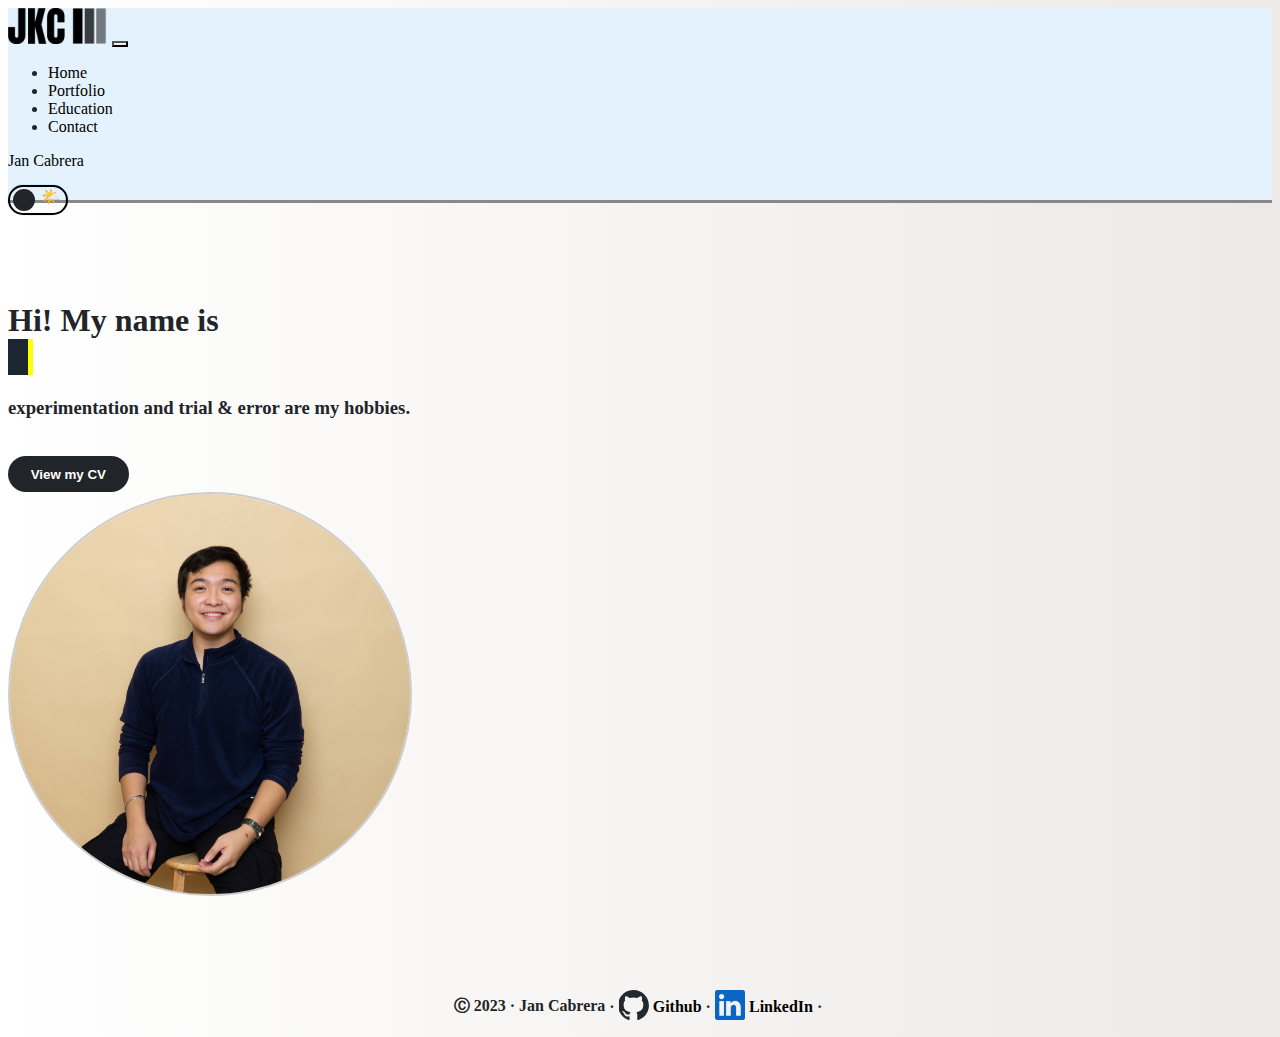
<file: index.html>
<!DOCTYPE html>

<html lang="en">
    <head>
        <meta charset="utf-8">
        <meta http-equiv="Permissions-Policy" content="interest-cohort=()"/>
        <meta name="viewport" content="width=device-width, initial-scale=1.0">
        <link href="https://cdn.jsdelivr.net/npm/bootstrap@5.3.0/dist/css/bootstrap.min.css" rel="stylesheet" integrity="sha384-9ndCyUaIbzAi2FUVXJi0CjmCapSmO7SnpJef0486qhLnuZ2cdeRhO02iuK6FUUVM" crossorigin="anonymous">
        <script src="https://cdn.jsdelivr.net/npm/bootstrap@5.3.0/dist/js/bootstrap.bundle.min.js" integrity="sha384-geWF76RCwLtnZ8qwWowPQNguL3RmwHVBC9FhGdlKrxdiJJigb/j/68SIy3Te4Bkz" crossorigin="anonymous"></script>
        <script src="app.js"></script>
        <link href="styles.css" rel="stylesheet">
        <title>Jan Cabrera</title>
    </head>
    <body class="lightmode g-0 scrollable">
      <div class="container-fluid" id="nav" style="background-color: #e3f2fd" data-bs-theme="light">
        <div class="row">
          <div class="col-lg-11 col-md-11 col-10">
          <nav class="navbar navbar-expand-lg sticky-top" id="navBar">
              <div class="container-fluid">
                <a class="navbar-brand" href="#"><img src="img/logo-no-background.png" id="logo" width="100" alt="jkc-logo-for-website"></a>
              <button class="navbar-toggler" id="toggler1" type="button" onclick="showNav()">
                <span class="navbar-toggler-icon" id="togglericon"></span>
                </button>
                  <ul class="navbar-nav me-auto mb-2 mb-lg-0" id="navlist">
                    <li class="nav-item">
                      <a class="nav-link active" aria-current="page" href="#">Home</a>
                    </li>
                    <li class="nav-item">
                      <a class="nav-link" href="portfolio.html">Portfolio</a>
                    </li>
                    <li class="nav-item">
                      <a class="nav-link" href="educ.html">Education</a>
                    </li>
                    <li class="nav-item">
                      <a class="nav-link" href="contact.html">Contact</a>
                    </li>
                  </ul>
                  <span class="navbar-text" id="cs50">
                    Jan Cabrera
                  </span>
              </div>
              </nav>
            </div>
          <div class="col-lg-1 col-md-1 col-2 g-0">
                <label class="switch">
                <input type="checkbox" id="slider" onClick="changeBg()">
                <span class="slider round flip" id="slide"><span class="lightbg" id="som"></span></span>
              </label>
          </div>
        </div>
      </div>
      <section id="content">
          <div class="container-fluid" id="intro">
            <div class="row">
              <div id="filler" class="col-1"></div>
              <div class="col-lg-6 col-12 p-5">
                <h1 class="display-2">Hi! My name is<br><span id="name" class="writelightbg"></span></h1>
                <h3>experimentation and trial & error are my hobbies.</h3><br>
                <form action="" target="_blank">
                <button id="indexbutton" class="indexbutton">View my CV</button>
                </form>
              </div>
              <div class="col-lg-5 col-12" id="mypic"><img id="photo" src="img/photo.jpg" alt="jan-cabrera-photo"></div>
            </div>
          </div>
      </section>
      <footer>
      <h4 class="copyright">Ⓒ 2023 · Jan Cabrera</h4><h4 class="copyright">&nbsp;·&nbsp;</h4><a href="https://github.com/ravensilk" target="_blank"><img id="github" src="img/github-mark.svg" alt="github-logo"></a>
      <a href="https://github.com/ravensilk" target="_blank"><h4>&nbsp;Github</h4></a><h4>&nbsp;·&nbsp;</h4>
      <a href="https://www.linkedin.com/in/jan-kristopher-cabrera-41891611a/" target="_blank"><img id="linkedin" src="img/blue-linkedin.png" alt="linkedin-logo"></a><a href="https://linkedin.com/in/jkcabrera" target="_blank"><h4>&nbsp;LinkedIn</h4></a><h4 class="copyright">&nbsp;·&nbsp;</h4>
      </footer>
      <div class="overlay" id="navbarOverlay">
        <div class="overlay-content">
          <a class="navl" href="#">Home</a>
          <a class="navl" href="portfolio.html">Portfolio</a>
          <a class="navl" href="educ.html">Education</a>
          <a class="navl" href="contact.html">Contact</a>
        </div>
      </div>
    </body>
</html>
</file>
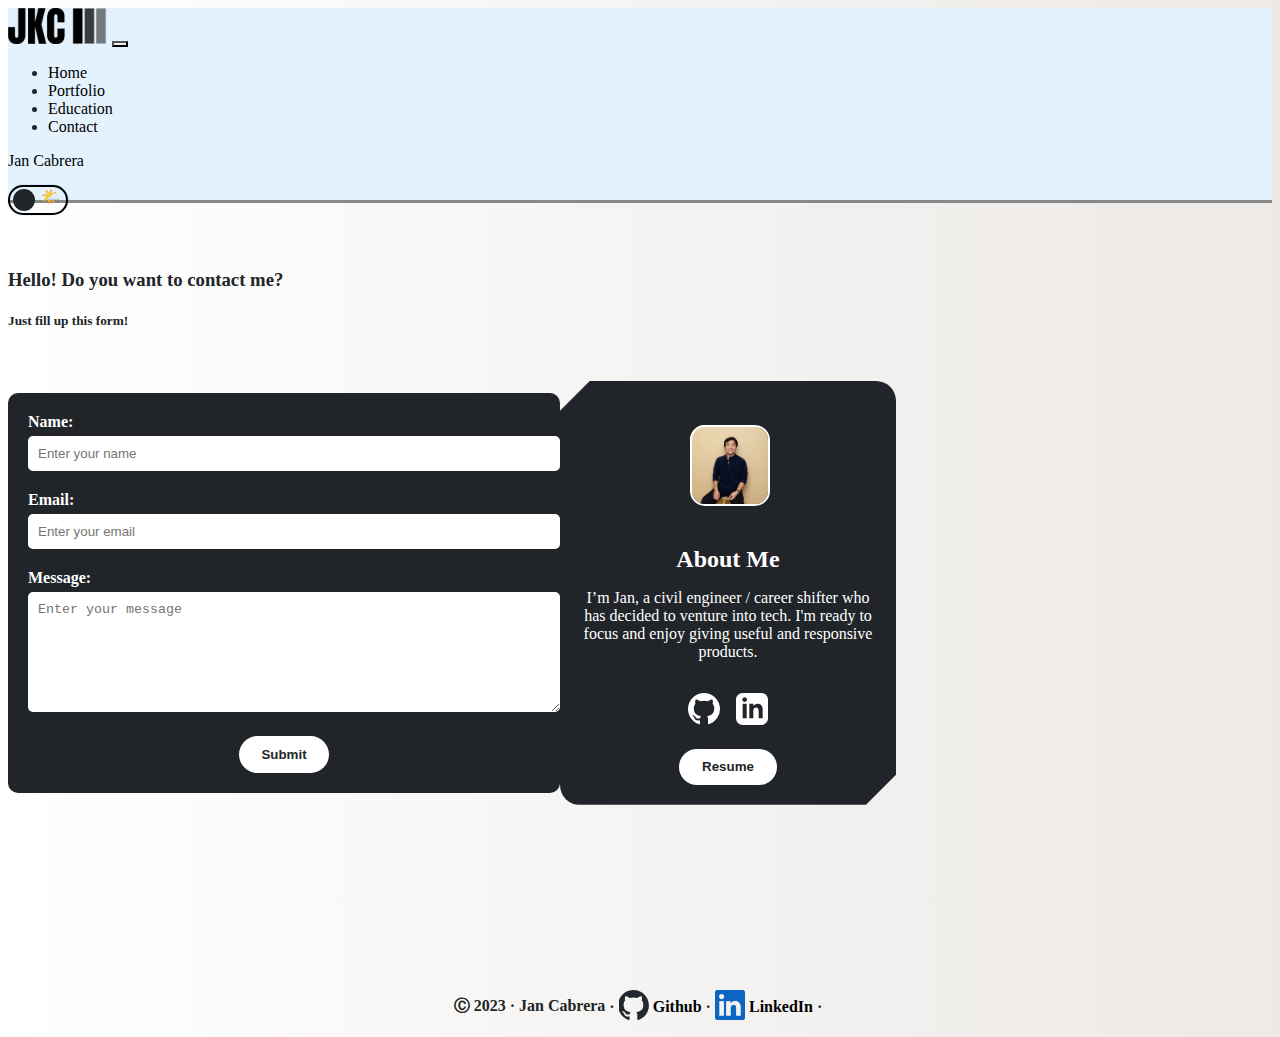
<file: contact.html>
<!DOCTYPE html>

<html lang="en">
    <head>
      <meta charset="utf-8">
      <meta http-equiv="Permissions-Policy" content="interest-cohort=()"/>
        <meta name="viewport" content="width=device-width, initial-scale=1.0">
        <link href="https://cdn.jsdelivr.net/npm/bootstrap@5.2.3/dist/css/bootstrap.min.css" rel="stylesheet" integrity="sha384-rbsA2VBKQhggwzxH7pPCaAqO46MgnOM80zW1RWuH61DGLwZJEdK2Kadq2F9CUG65" crossorigin="anonymous">
        <script src="https://cdn.jsdelivr.net/npm/bootstrap@5.2.3/dist/js/bootstrap.bundle.min.js" integrity="sha384-kenU1KFdBIe4zVF0s0G1M5b4hcpxyD9F7jL+jjXkk+Q2h455rYXK/7HAuoJl+0I4" crossorigin="anonymous"></script>
        <script src="app.js"></script>
        <link href="styles.css" rel="stylesheet">
        <title>Jan Cabrera</title>
    </head>
    <body class="lightmode g-0 scrollable">
      <div class="container-fluid" id="nav" style="background-color: #e3f2fd" data-bs-theme="light">
        <div class="row">
          <div class="col-lg-11 col-md-11 col-10">
          <nav class="navbar navbar-expand-lg sticky-top" id="navBar">
              <div class="container-fluid">
                <a class="navbar-brand" href="#"><img src="img/logo-no-background.png" id="logo" width="100" alt="jkc-logo-for-website"></a>
              <button class="navbar-toggler" id="toggler1" type="button" onclick="showNav()">
                <span class="navbar-toggler-icon"></span>
                </button>
                  <ul class="navbar-nav me-auto mb-2 mb-lg-0" id="navlist">
                    <li class="nav-item">
                      <a class="nav-link active" aria-current="page" href="index.html">Home</a>
                    </li>
                    <li class="nav-item">
                      <a class="nav-link" href="portfolio.html">Portfolio</a>
                    </li>
                    <li class="nav-item">
                      <a class="nav-link" href="educ.html">Education</a>
                    </li>
                    <li class="nav-item">
                      <a class="nav-link" href="contact.html">Contact</a>
                    </li>
                  </ul>
                  <span class="navbar-text" id="cs50">
                    Jan Cabrera
                  </span>
              </div>
              </nav>
            </div>
          <div class="col-lg-1 col-md-1 col-2 g-0">
                <label class="switch">
                <input type="checkbox" id="slider" onClick="changeBg()">
                <span class="slider round flip" id="slide"><span class="lightbg" id="som"></span></span>
              </label>
          </div>
        </div>
      </div>
      <section id="contact">
        <div class="container-fluid">
          <div class="row" id="formpadding">
            <div class="col d-flex flex-column align-items-center justify-content-center"><h3 class="display-5">Hello! Do you want to contact me?</h3><h5>Just fill up this form!</h5></div>
          </div>
          <div class="row d-flex" id="coloredform">
              <div class="col-lg-6 col-12" id="formdiv">
                <form class="colorful-form" id="colorform" action="mailto:jankristopherclaviocabrera@gmail.com" method="post">
                    <div class="form-group">
                      <label class="form-label light formlabel" for="nameid">Name:</label>
                      <input required="" placeholder="Enter your name" id="nameid" class="form-input light" type="text">
                    </div>
                    <div class="form-group">
                      <label class="form-label light formlabel" for="email">Email:</label>
                      <input required="" placeholder="Enter your email" class="form-input light" name="email" id="email" type="email">
                    </div>
                    <div class="form-group">
                      <label class="form-label light formlabel" for="message">Message:</label>
                      <textarea required="" placeholder="Enter your message" class="form-input light" name="message" id="message"></textarea>
                    </div>
                    <button id="formsubmit" class="form-button" type="submit">Submit</button>
                </form>
              </div>
              <div class="col-lg-6 col-12 d-flex justify-content-center">
                <div class="card" id="namecard">
                  <div class="img"><img id="nameimg" class="img" src="img/photo.jpg" alt="jan-cabrera-photo"></div>
                    <span class="formtext">About Me</span>
                    <p class="info formtext">I’m Jan, a civil engineer / career shifter who has decided to venture into tech. I'm ready to focus and enjoy giving useful and responsive products. </p>
                    <div class="share">
                      <a href="https://github.com/ravensilk" target="_blank"><svg xmlns="http://www.w3.org/2000/svg" width="32" height="32" fill="white" class="sharebutton bi bi-github" viewBox="0 0 16 16">
                      <path d="M8 0C3.58 0 0 3.58 0 8c0 3.54 2.29 6.53 5.47 7.59.4.07.55-.17.55-.38 0-.19-.01-.82-.01-1.49-2.01.37-2.53-.49-2.69-.94-.09-.23-.48-.94-.82-1.13-.28-.15-.68-.52-.01-.53.63-.01 1.08.58 1.23.82.72 1.21 1.87.87 2.33.66.07-.52.28-.87.51-1.07-1.78-.2-3.64-.89-3.64-3.95 0-.87.31-1.59.82-2.15-.08-.2-.36-1.02.08-2.12 0 0 .67-.21 2.2.82.64-.18 1.32-.27 2-.27.68 0 1.36.09 2 .27 1.53-1.04 2.2-.82 2.2-.82.44 1.1.16 1.92.08 2.12.51.56.82 1.27.82 2.15 0 3.07-1.87 3.75-3.65 3.95.29.25.54.73.54 1.48 0 1.07-.01 1.93-.01 2.2 0 .21.15.46.55.38A8.012 8.012 0 0 0 16 8c0-4.42-3.58-8-8-8z"></path>
                      </svg></a>
                      <a href="https://linkedin.com/in/jkcabrera" target="_blank"><svg xmlns="http://www.w3.org/2000/svg" width="32" height="32" fill="white" class="sharebutton" viewBox="0 0 24 24"><path d="M19 0h-14c-2.761 0-5 2.239-5 5v14c0 2.761 2.239 5 5 5h14c2.762 0 5-2.239 5-5v-14c0-2.761-2.238-5-5-5zm-11 19h-3v-11h3v11zm-1.5-12.268c-.966 0-1.75-.79-1.75-1.764s.784-1.764 1.75-1.764 1.75.79 1.75 1.764-.783 1.764-1.75 1.764zm13.5 12.268h-3v-5.604c0-3.368-4-3.113-4 0v5.604h-3v-11h3v1.765c1.396-2.586 7-2.777 7 2.476v6.759z"/></svg></a>
                    </div>
                    <form style="margin: 20px 0 20px 0;" action="" target="_blank">
                    <button id="resumebutton">Resume</button>
                    </form>
                </div>
              </div>
          </div>  
        </div>
      </section>
      <footer>
        <h4 class="copyright">Ⓒ 2023 · Jan Cabrera</h4><h4 class="copyright">&nbsp;·&nbsp;</h4><a href="https://github.com/ravensilk" target="_blank"><img id="github" src="img/github-mark.svg" alt="github-logo"></a>
        <a href="https://github.com/ravensilk" target="_blank"><h4>&nbsp;Github</h4></a><h4>&nbsp;·&nbsp;</h4>
        <a href="https://www.linkedin.com/in/jan-kristopher-cabrera-41891611a/" target="_blank"><img id="linkedin" src="img/blue-linkedin.png" alt="linkedin-logo"></a><a href="https://linkedin.com/in/jkcabrera" target="_blank"><h4>&nbsp;LinkedIn</h4></a><h4 class="copyright">&nbsp;·&nbsp;</h4>
        </footer>
      <div class="overlay" id="navbarOverlay">
        <div class="overlay-content">
          <a class="navl" href="index.html">Home</a>
          <a class="navl" href="portfolio.html">Portfolio</a>
          <a class="navl" href="educ.html">Education</a>
          <a class="navl" href="contact.html">Contact</a>
        </div>
      </div>
    </body>
</html>
</file>
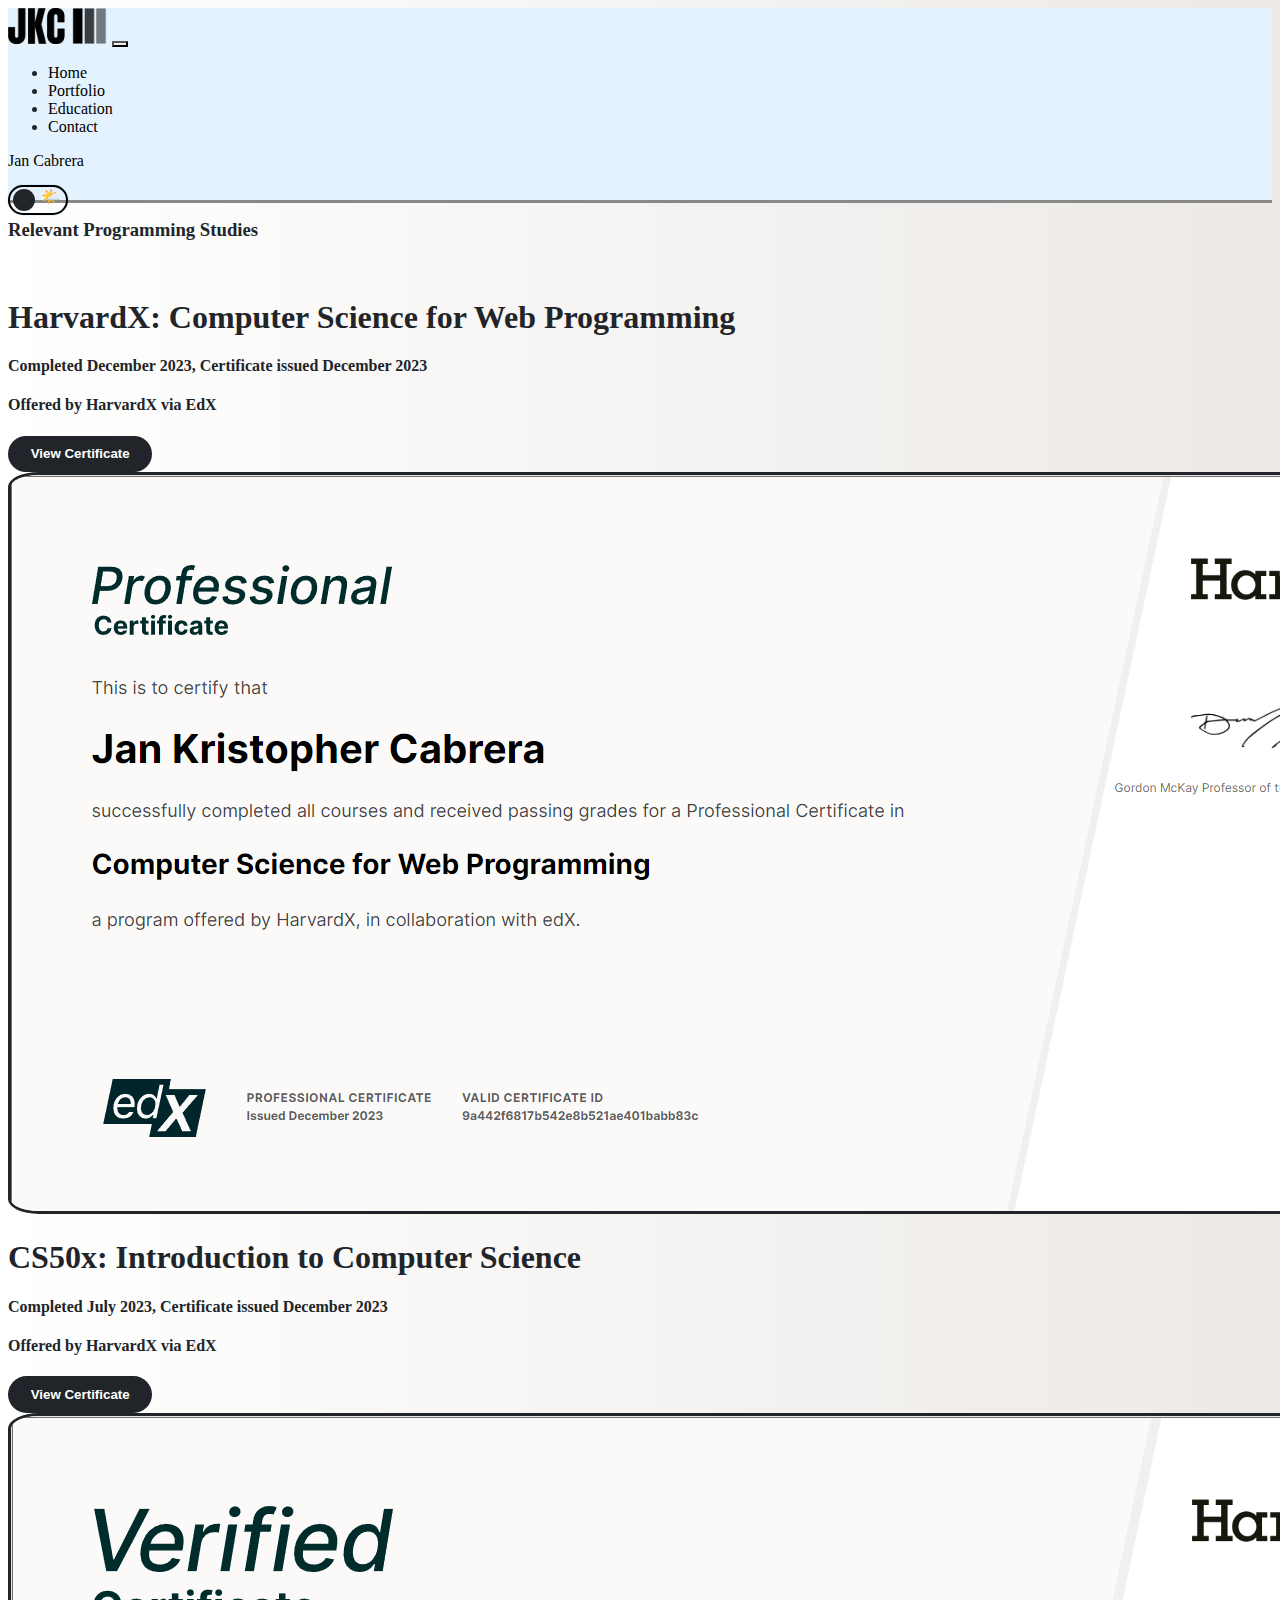
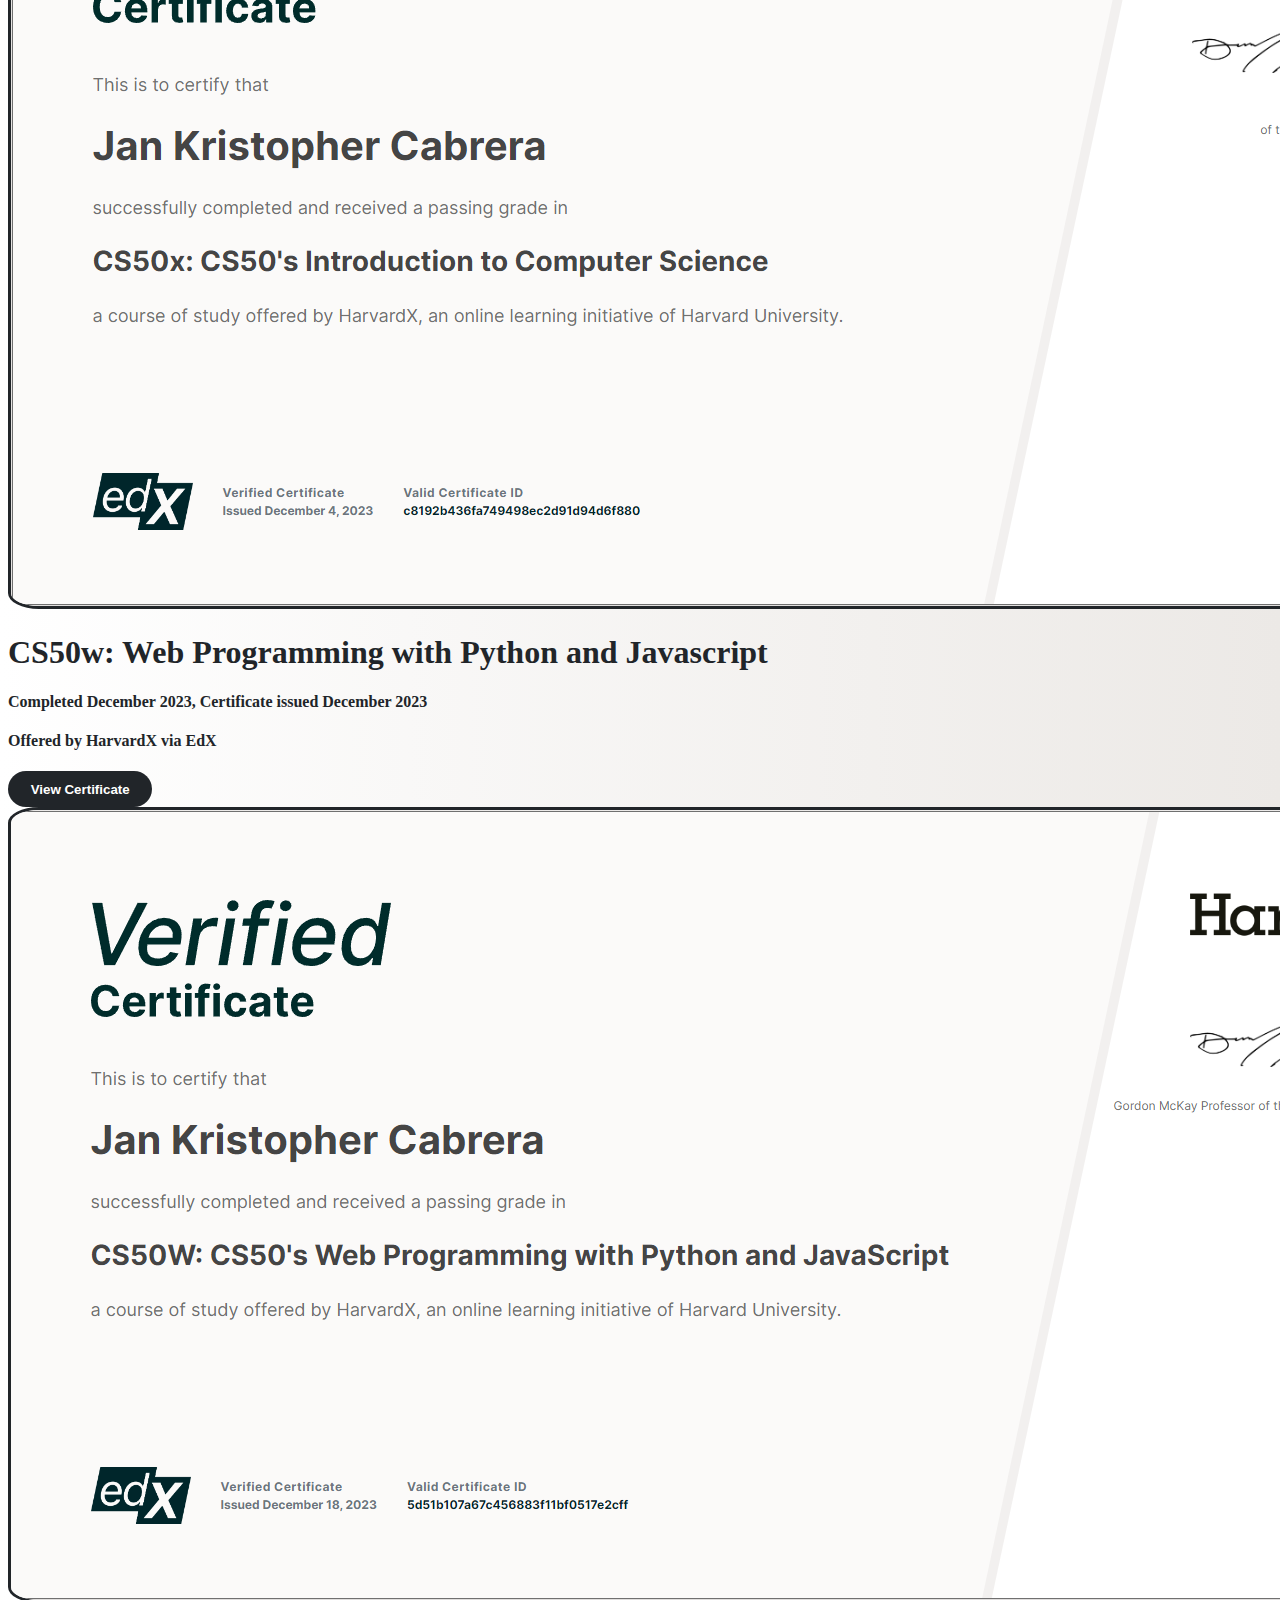
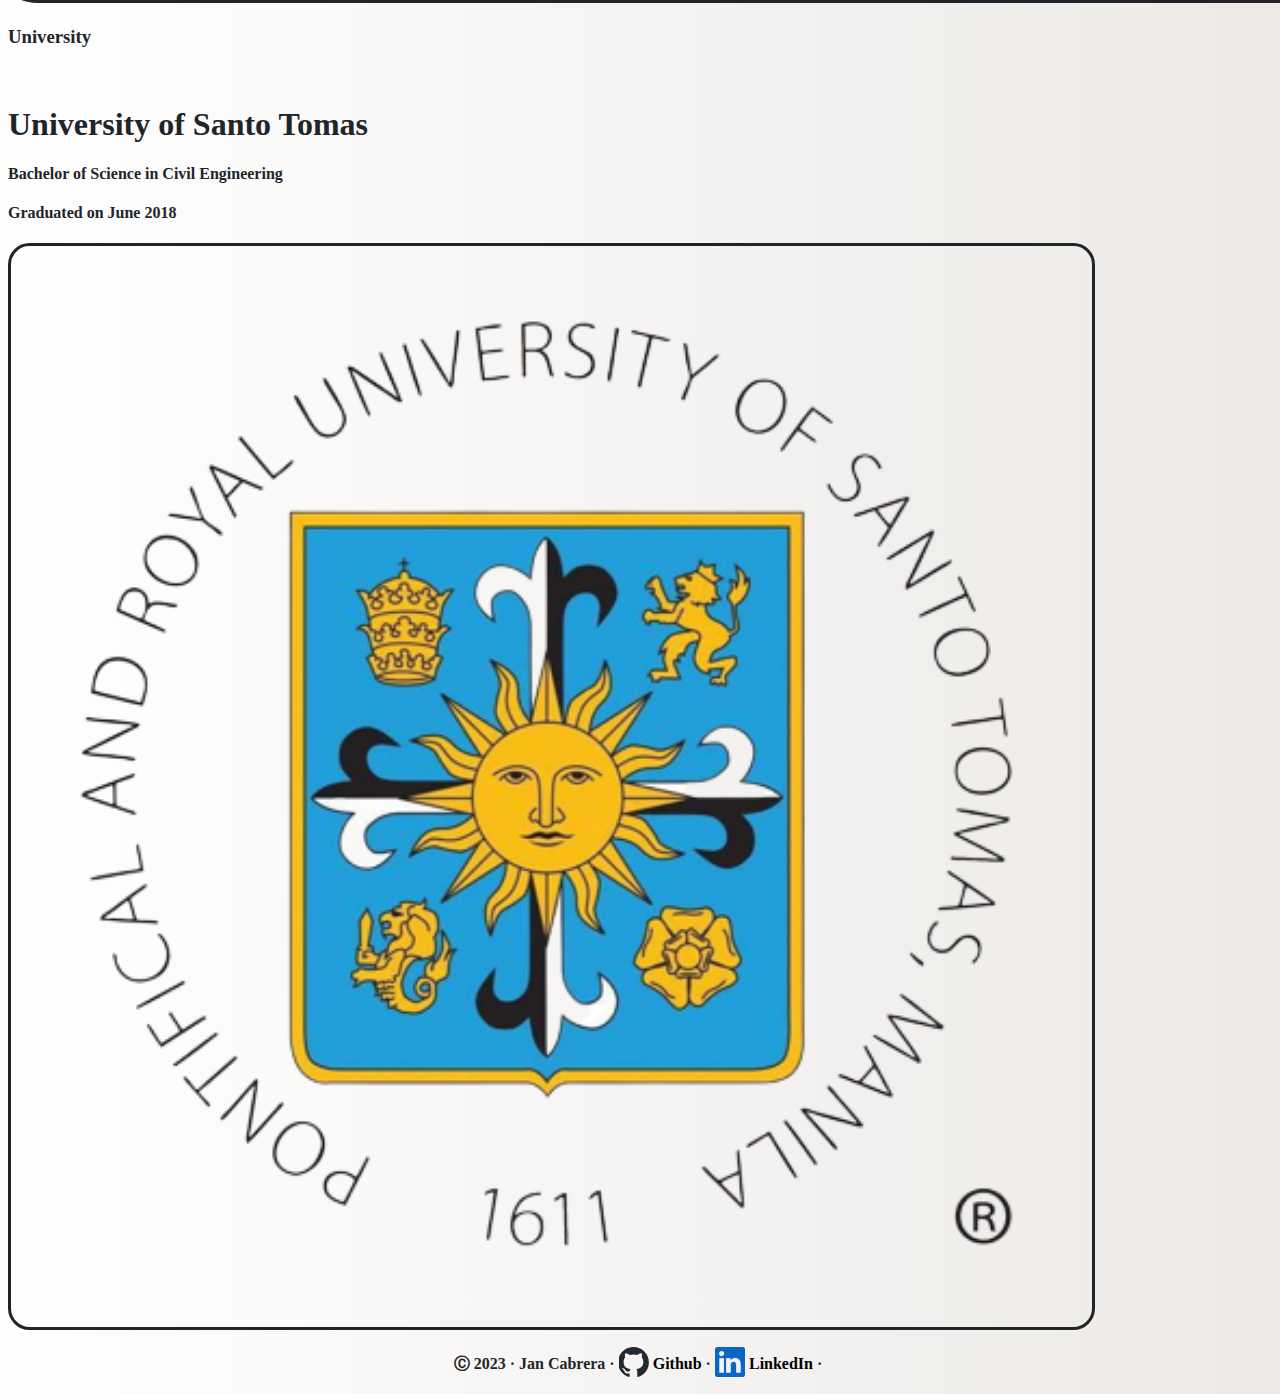
<file: educ.html>
<!DOCTYPE html>

<html lang="en">
    <head>
        <meta http-equiv="Permissions-Policy" content="interest-cohort=()"/>
        <meta charset="utf-8">
        <meta name="viewport" content="width=device-width, initial-scale=1.0">
        <link href="https://cdn.jsdelivr.net/npm/bootstrap@5.2.3/dist/css/bootstrap.min.css" rel="stylesheet" integrity="sha384-rbsA2VBKQhggwzxH7pPCaAqO46MgnOM80zW1RWuH61DGLwZJEdK2Kadq2F9CUG65" crossorigin="anonymous">
        <script src="https://cdn.jsdelivr.net/npm/bootstrap@5.2.3/dist/js/bootstrap.bundle.min.js" integrity="sha384-kenU1KFdBIe4zVF0s0G1M5b4hcpxyD9F7jL+jjXkk+Q2h455rYXK/7HAuoJl+0I4" crossorigin="anonymous"></script>
        <script src="app.js"></script>
        <link href="styles.css" rel="stylesheet">
        <title>Jan Cabrera</title>
    </head>
    <body class="lightmode g-0 scrollable">
      <div class="container-fluid" id="nav" style="background-color: #e3f2fd" data-bs-theme="light">
        <div class="row">
          <div class="col-lg-11 col-md-11 col-10">
          <nav class="navbar navbar-expand-lg sticky-top" id="navBar">
              <div class="container-fluid">
                <a class="navbar-brand" href="#"><img src="img/logo-no-background.png" id="logo" width="100" alt="jkc-logo-for-website"></a>
              <button class="navbar-toggler" id="toggler1" type="button" onclick="showNav()">
                <span class="navbar-toggler-icon"></span>
                </button>
                  <ul class="navbar-nav me-auto mb-2 mb-lg-0" id="navlist">
                    <li class="nav-item">
                      <a class="nav-link active" aria-current="page" href="index.html">Home</a>
                    </li>
                    <li class="nav-item">
                      <a class="nav-link" href="portfolio.html">Portfolio</a>
                    </li>
                    <li class="nav-item">
                      <a class="nav-link" href="educ.html">Education</a>
                    </li>
                    <li class="nav-item">
                      <a class="nav-link" href="contact.html">Contact</a>
                    </li>
                  </ul>
                  <span class="navbar-text" id="cs50">
                    Jan Cabrera
                  </span>
              </div>
              </nav>
            </div>
          <div class="col-lg-1 col-md-1 col-2 g-0">
                <label class="switch">
                <input type="checkbox" id="slider" onClick="changeBg()">
                <span class="slider round flip" id="slide"><span class="lightbg" id="som"></span></span>
              </label>
          </div>
        </div>
      </div>
      <section id="education">
        <div class="container-fluid p-5">
          <div class="row d-flex flex-column px-5">
            <div class="col">
                <h3 class="display-5 text-center">Relevant Programming Studies</h3>
                <br>
                <div class="row d-flex justify-content-center align-items-center reversed pb-5">
                    <div class="col">
                    <h1>HarvardX: Computer Science for Web Programming</h1>
                    <h4>Completed December 2023, Certificate issued December 2023</h4>
                    <h4>Offered by HarvardX via EdX</h4>
                    <a href="https://credentials.edx.org/credentials/9a442f6817b542e8b521ae401babb83c/"><button id="cs50xbtn" class="indexbutton">View Certificate</button></a>
                    </div>
                    <div class="col">
                    <img class="d-block caroudarkbrdr w-100 my-3" src="img/cs-professional.png" alt="csprofessional-certificate">
                    </div>
                </div>
                <div class="row d-flex justify-content-center align-items-center reversed pb-5">
                    <div class="col">
                    <h1>CS50x: Introduction to Computer Science</h1>
                    <h4>Completed July 2023, Certificate issued December 2023</h4>
                    <h4>Offered by HarvardX via EdX</h4>
                    <a href="https://courses.edx.org/certificates/c8192b436fa749498ec2d91d94d6f880"><button id="cs50xbtn" class="indexbutton">View Certificate</button></a>
                    </div>
                    <div class="col">
                    <img class="d-block caroudarkbrdr w-100 my-3" src="img/cs50x-certificate.png" alt="cs50x-certificate">
                    </div>
                </div>
                <div class="row d-flex justify-content-center align-items-center reversed pb-3">
                    <div class="col">
                    <h1>CS50w: Web Programming with Python and Javascript</h1>
                    <h4>Completed December 2023, Certificate issued December 2023</h4>
                    <h4>Offered by HarvardX via EdX</h4>
                    <a href="https://certificates.cs50.io/2e4baa3e-25e5-497e-99f0-d40a2d9e0b7e.pdf?size=letter"><button id="cs50wbtn" class="indexbutton">View Certificate</button></a>
                    </div>
                    <div class="col">
                    <img class="d-block caroudarkbrdr w-100 my-3" src="img/cs50w-upd-certificate.png" alt="cs50w-certificate">
                    </div>
                </div>
            </div>
          </div>
          <div class="row d-flex flex-column p-5">
            <div class="col">
                <h3 class="display-5 text-center">University</h3>
                <br>
                <div class="row d-flex justify-content-center align-items-center reversed">
                    <div class="col">
                    <h1>University of Santo Tomas</h1>
                    <h4>Bachelor of Science in Civil Engineering</h4>
                    <h4>Graduated on June 2018</h4>
                    </div>
                    <div class="col d-flex align-items-center justify-content-center imageres" >
                    <img class="d-block caroudarkbrdr my-3" src="img/ust-logo.png" style="width: 70%;" alt="ust-logo">
                    </div>
                </div>
            </div>
          </div>
        </div>
      </section>
      <footer>
        <h4 class="copyright">Ⓒ 2023 · Jan Cabrera</h4><h4 class="copyright">&nbsp;·&nbsp;</h4><a href="https://github.com/ravensilk" target="_blank"><img id="github" src="img/github-mark.svg" alt="github-logo"></a>
        <a href="https://github.com/ravensilk" target="_blank"><h4>&nbsp;Github</h4></a><h4>&nbsp;·&nbsp;</h4>
        <a href="https://www.linkedin.com/in/jan-kristopher-cabrera-41891611a/" target="_blank"><img id="linkedin" src="img/blue-linkedin.png" alt="linkedin-logo"></a><a href="https://linkedin.com/in/jkcabrera" target="_blank"><h4>&nbsp;LinkedIn</h4></a><h4 class="copyright">&nbsp;·&nbsp;</h4>
        </footer>
      <div class="overlay" id="navbarOverlay">
        <div class="overlay-content">
          <a class="navl" href="index.html">Home</a>
          <a class="navl" href="portfolio.html">Portfolio</a>
          <a class="navl" href="educ.html">Education</a>
          <a class="navl" href="contact.html">Contact</a>
        </div>
      </div>
    </body>
</html>
</file>
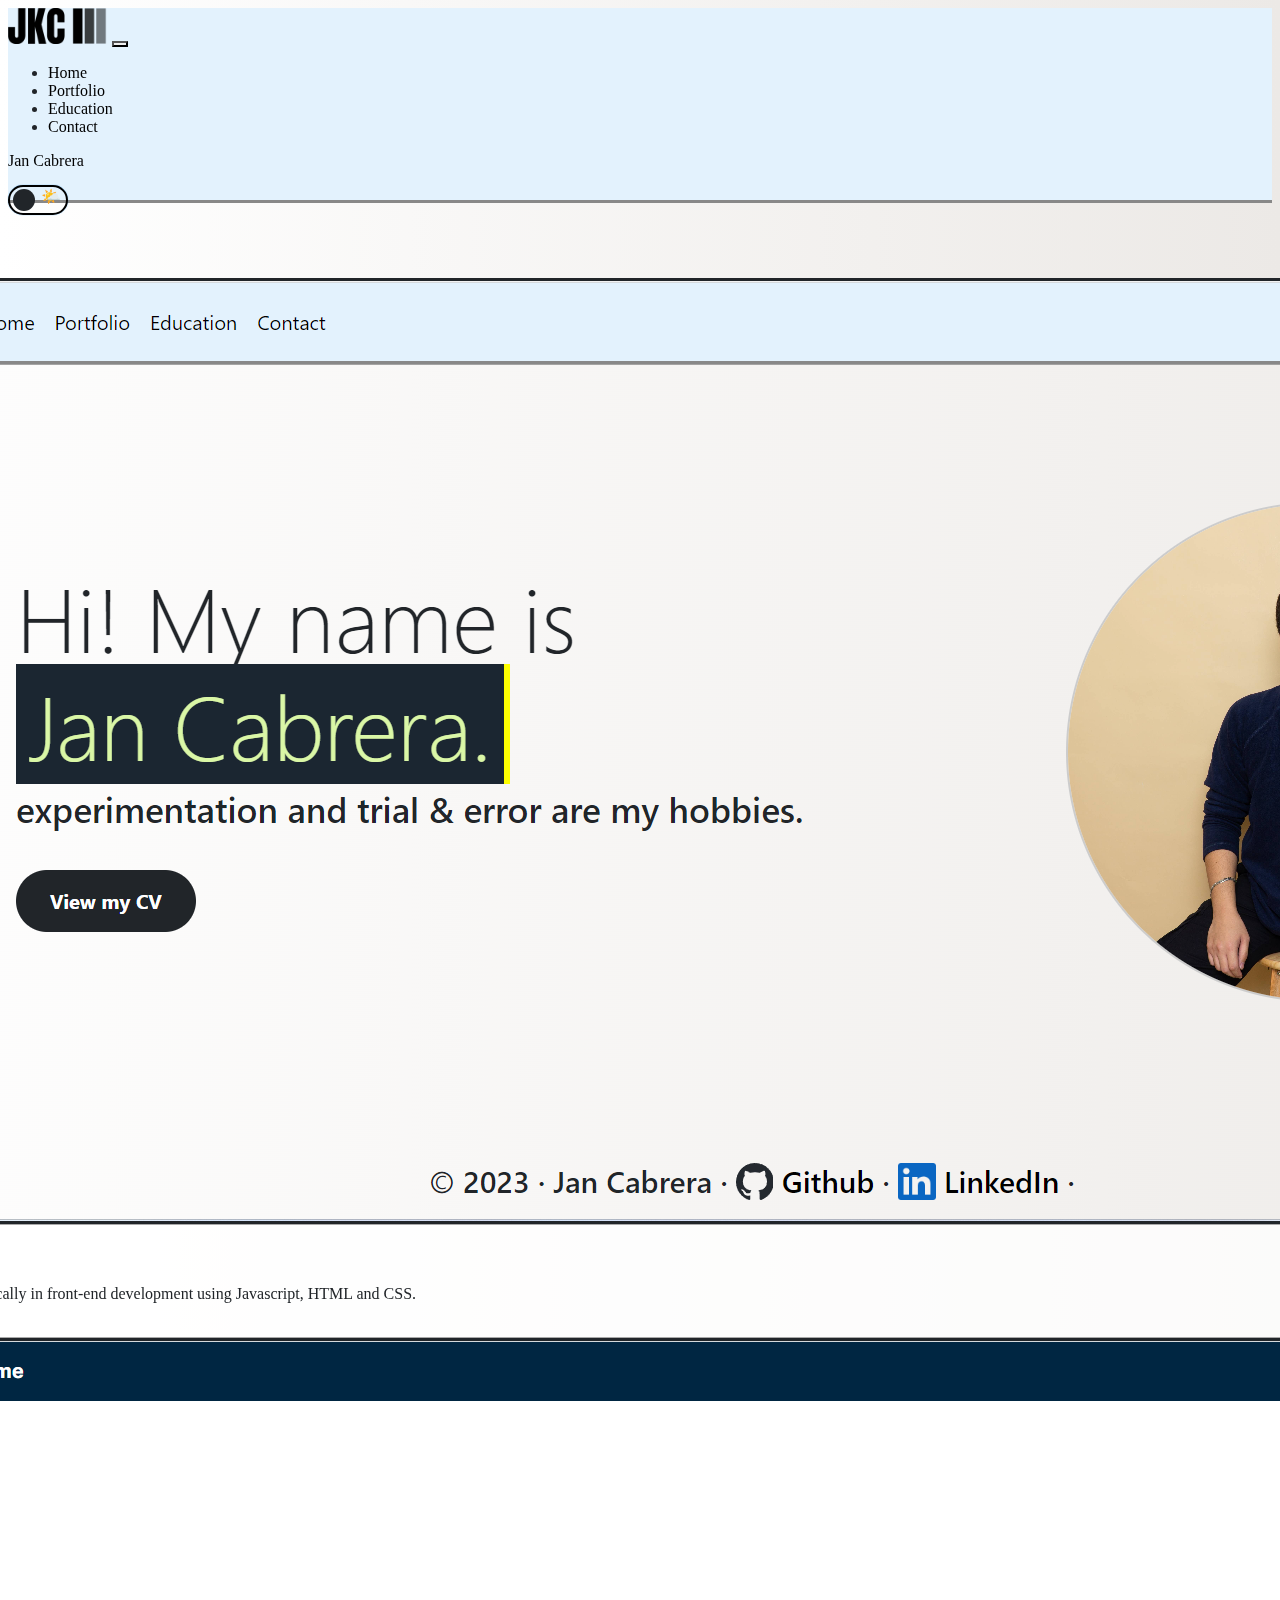
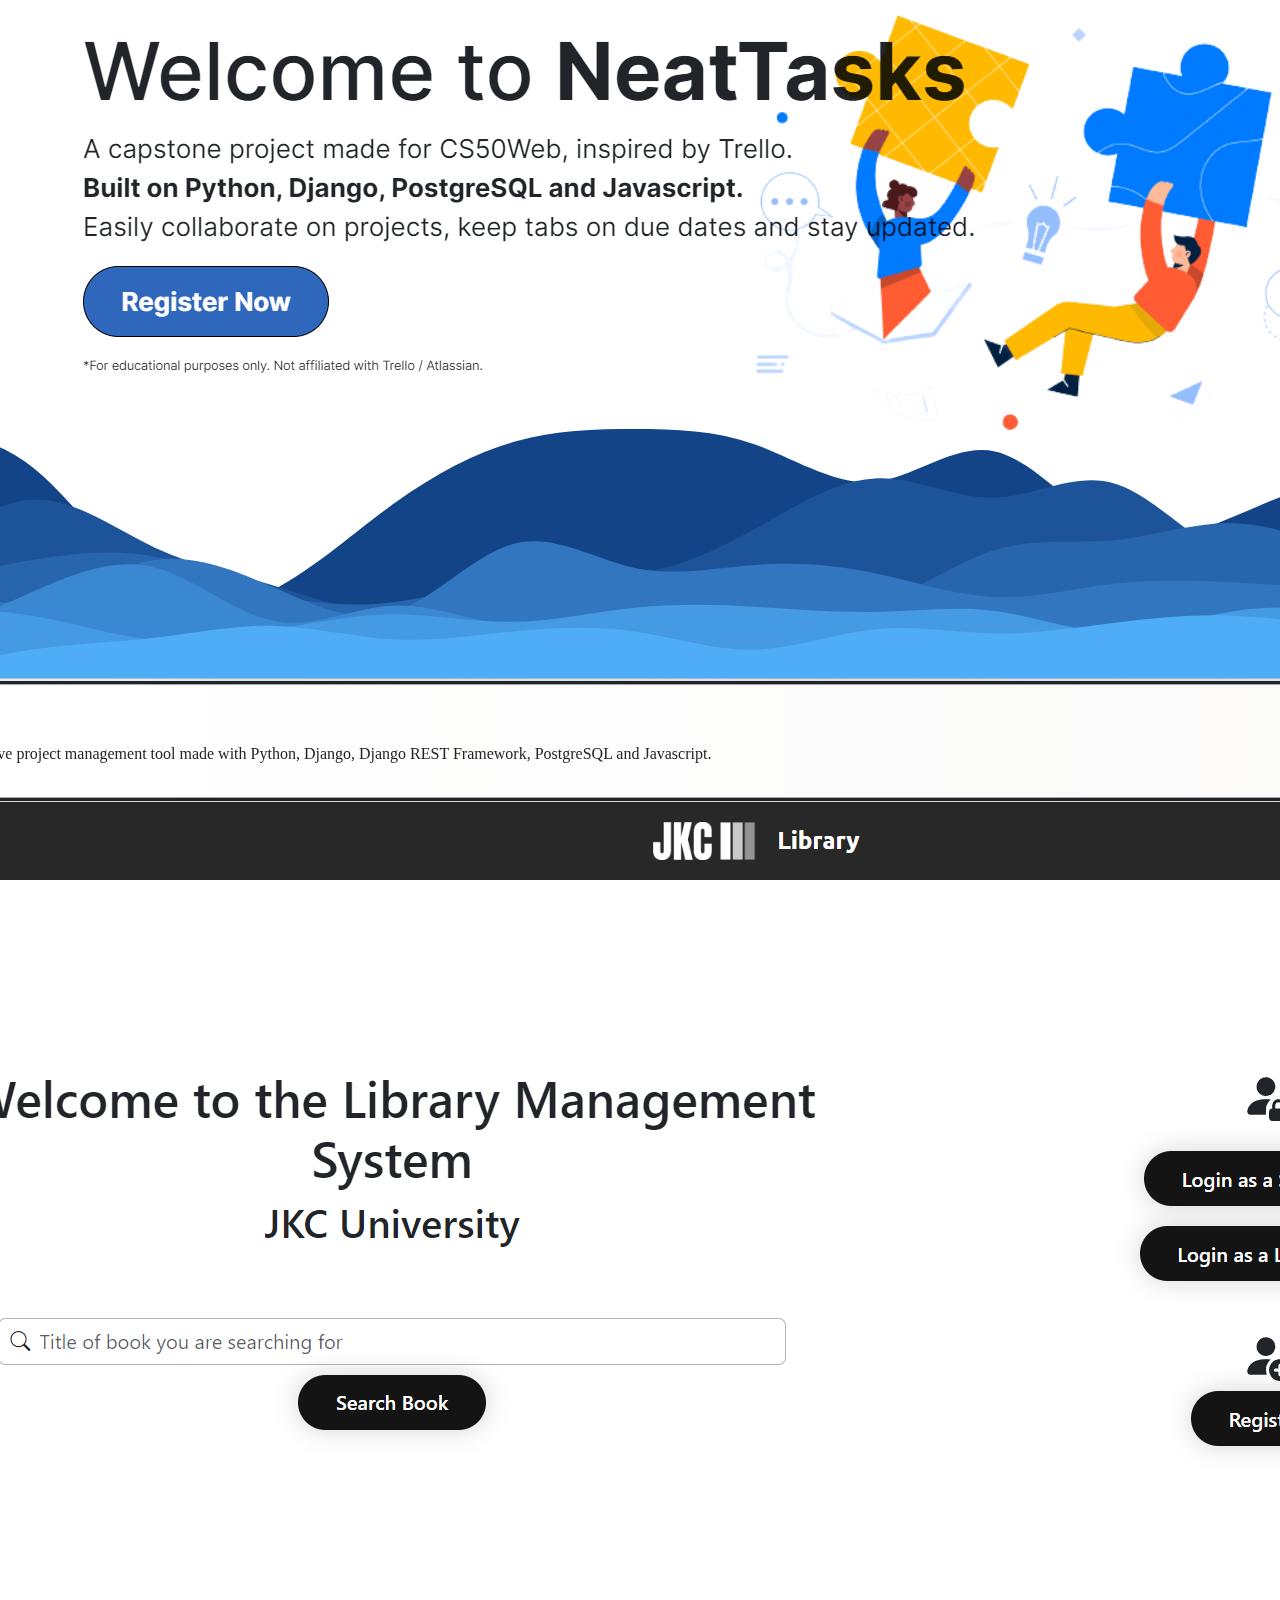
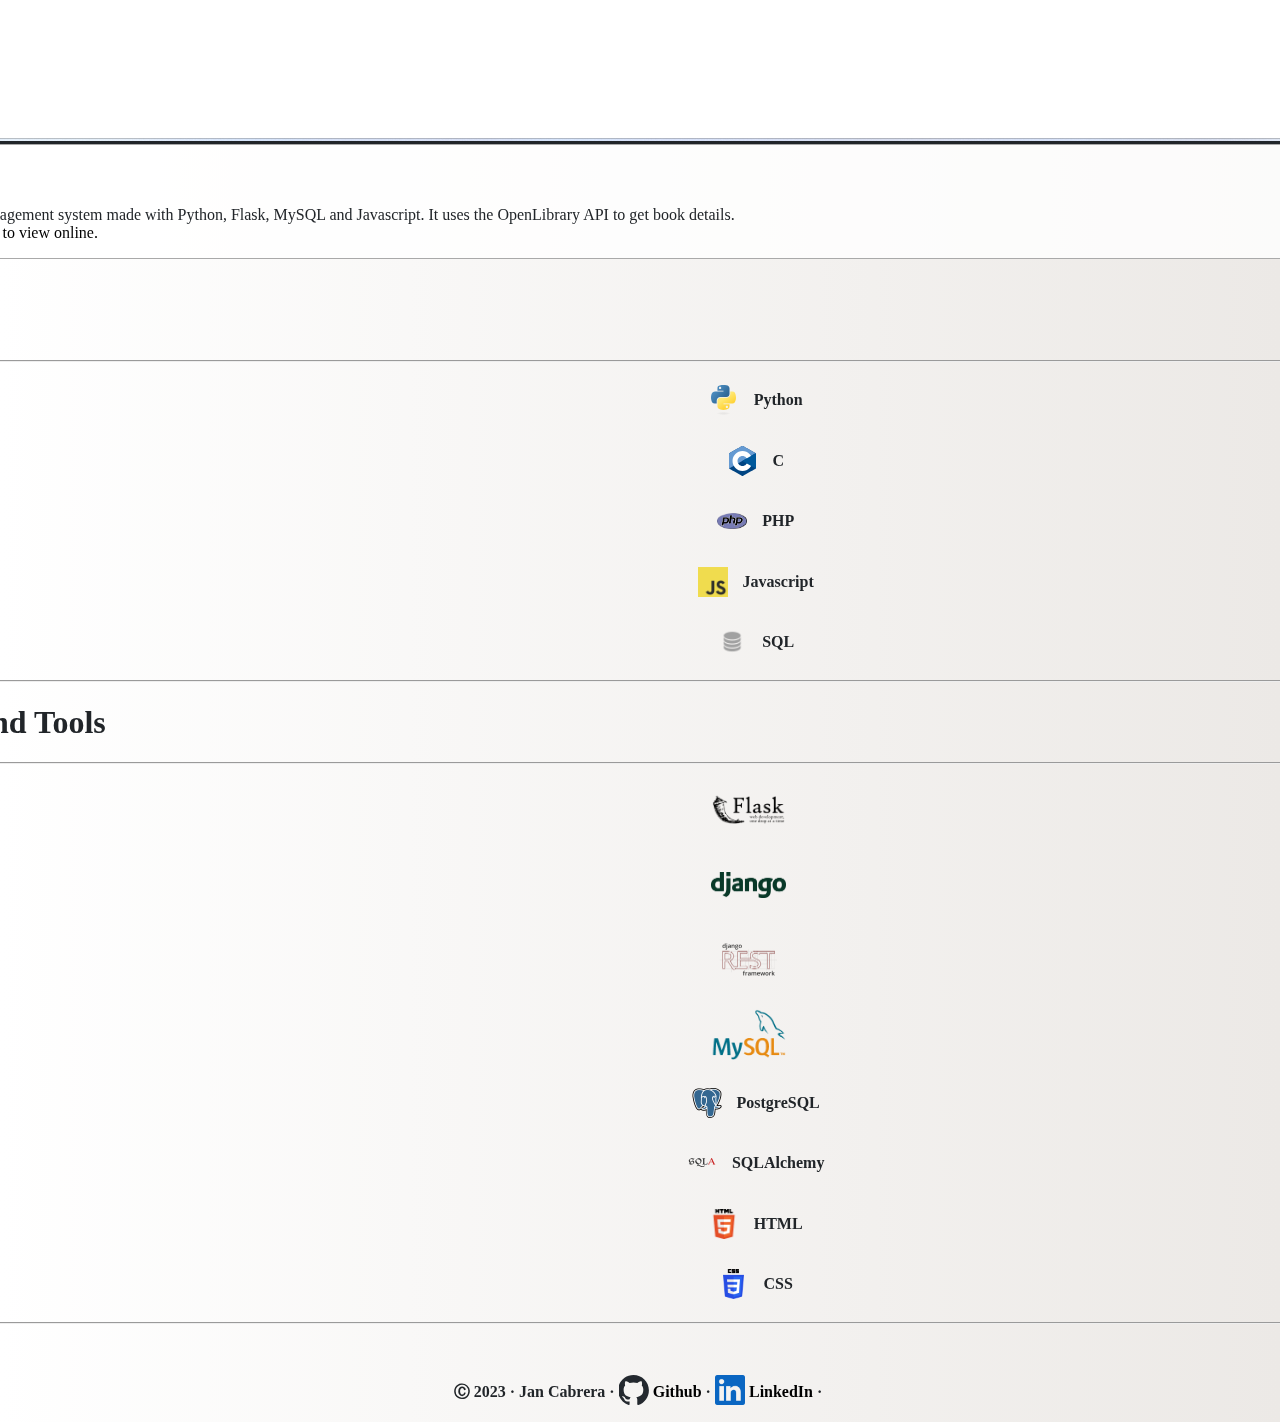
<file: portfolio.html>
<!DOCTYPE html>

<html lang="en">
    <head>
      <meta http-equiv="Permissions-Policy" content="interest-cohort=()"/>
      <meta charset="utf-8">
        <meta name="viewport" content="width=device-width, initial-scale=1.0">
        <link href="https://cdn.jsdelivr.net/npm/bootstrap@5.2.3/dist/css/bootstrap.min.css" rel="stylesheet" integrity="sha384-rbsA2VBKQhggwzxH7pPCaAqO46MgnOM80zW1RWuH61DGLwZJEdK2Kadq2F9CUG65" crossorigin="anonymous">
        <script src="https://cdn.jsdelivr.net/npm/bootstrap@5.2.3/dist/js/bootstrap.bundle.min.js" integrity="sha384-kenU1KFdBIe4zVF0s0G1M5b4hcpxyD9F7jL+jjXkk+Q2h455rYXK/7HAuoJl+0I4" crossorigin="anonymous"></script>
        <script src="app.js"></script>
        <link href="styles.css" rel="stylesheet">
        <title>Jan Cabrera</title>
    </head>
    <body class="lightmode g-0 scrollable">
      <div class="container-fluid" id="nav" style="background-color: #e3f2fd" data-bs-theme="light">
        <div class="row">
          <div class="col-lg-11 col-md-11 col-10">
          <nav class="navbar navbar-expand-lg sticky-top" id="navBar">
              <div class="container-fluid">
                <a class="navbar-brand" href="#"><img src="img/logo-no-background.png" id="logo" width="100" alt="jkc-logo-for-website"></a>
              <button class="navbar-toggler" id="toggler1" type="button" onclick="showNav()">
                <span class="navbar-toggler-icon"></span>
                </button>
                  <ul class="navbar-nav me-auto mb-2 mb-lg-0" id="navlist">
                    <li class="nav-item">
                      <a class="nav-link active" aria-current="page" href="index.html">Home</a>
                    </li>
                    <li class="nav-item">
                      <a class="nav-link" href="portfolio.html">Portfolio</a>
                    </li>
                    <li class="nav-item">
                      <a class="nav-link" href="educ.html">Education</a>
                    </li>
                    <li class="nav-item">
                      <a class="nav-link" href="contact.html">Contact</a>
                    </li>
                  </ul>
                  <span class="navbar-text" id="cs50">
                    Jan Cabrera
                  </span>
              </div>
              </nav>
            </div>
          <div class="col-lg-1 col-md-1 col-2 g-0">
                <label class="switch">
                <input type="checkbox" id="slider" onClick="changeBg()">
                <span class="slider round flip" id="slide"><span class="lightbg" id="som"></span></span>
              </label>
          </div>
        </div>
      </div>
      <section id="languages" class="d-flex flex-column">
        <h1 class="display-5 pb-1">Projects and Tech Stack</h1>
        <div class="row">
          <div class="col-lg-7 col-13 px-1 carousel-show d-flex flex-column justify-content-center px-0">
            <div id="carouselPortfolio" class="carousel carousel-dark slide">
              <div class="carousel-indicators pb-2">
                <button type="button" data-bs-target="#carouselPortfolio" data-bs-slide-to="0" class="active" aria-current="true" aria-label="Slide 1"></button>
                <button type="button" data-bs-target="#carouselPortfolio" data-bs-slide-to="1" aria-label="Slide 2"></button>
                <button type="button" data-bs-target="#carouselPortfolio" data-bs-slide-to="2" aria-label="Slide 3"></button>
              </div>
              <div class="carousel-inner">
                <div class="carousel-item active" data-bs-interval="10000">
                  <div class="carouselimg"><img src="img/portfolioimg.png" class="d-block w-75" alt="..."></div>
                  <div class="carousel-caption d-none d-md-block">
                    <h5>Portfolio Website</h5>
                    <p>A showcase of my skills specifically in front-end development using Javascript, HTML and CSS. <br><a class='text-primary' href="https://github.com/Ravensilk/Updated-Portfolio">Click to go to repository.</a></p>
                  </div>
                </div>
                <div class="carousel-item" data-bs-interval="2000">
                  <div class="carouselimg"><img src="img/neattasks-img.png" class="d-block w-75" alt="..."></div>
                  <div class="carousel-caption d-none d-md-block">
                    <h5>NeatTasks</h5>
                    <p>CS50W Capstone. A collaborative project management tool made with Python, Django, Django REST Framework, PostgreSQL and Javascript. <br><a class='text-primary' href="https://github.com/Ravensilk/CS50W-Final-Project-NeatTasks">Click to go to repository.</a></p>
                  </div>
                </div>
                <div class="carousel-item">
                  <div class="carouselimg"><img src="img/library-img.png" class="d-block w-75" alt="..."></div>
                  <div class="carousel-caption d-none d-md-block">
                    <h5>Library Management System</h5>
                    <p>CS50X Capstone. A library management system made with Python, Flask, MySQL and Javascript. It uses the OpenLibrary API to get book details. <br><a class='text-primary' href="https://github.com/Ravensilk/CS50X-Library-Project">Click to go to repository.</a> | <a class='text-primary' href="https://ravensilk.pythonanywhere.com/">Click to view online.</a></p>
                  </div>
                </div>
              </div>
              <button class="carousel-control-prev" type="button" data-bs-target="#carouselPortfolio" data-bs-slide="prev">
                <span class="carousel-control-prev-icon" aria-hidden="true"></span>
                <span class="visually-hidden">Previous</span>
              </button>
              <button class="carousel-control-next" type="button" data-bs-target="#carouselPortfolio" data-bs-slide="next">
                <span class="carousel-control-next-icon" aria-hidden="true"></span>
                <span class="visually-hidden">Next</span>
              </button>
            </div>
          </div>
          <div class="col-lg-5 col-12">
            <div class="row pt-lg-0 pt-3">
              <h1 class="display-6 g-0 pb-3 text-center">Languages</h1>
              <hr>
              <div class="row pb-3">
                <div class="col py-1 tstack"><img class="tslogo" src="img/python-logo.svg" alt="python-logo"><h4>Python</h4></div>
                <div class="col py-1 tstack"><img class="tslogo" src="img/c-logo.svg" alt="c-logo"><h4>C</h4></div>
                <div class="col py-1 tstack"><img class="tslogo" src="img/php-logo.png" alt="php-logo"><h4>PHP</h4></div>
                <div class="col py-1 tstack"><img class="tslogo" src="img/js-logo.png" alt="javascript-logo"><h4>Javascript</h4></div>
                <div class="col py-1 tstack pt-3"><img class="tslogo" src="img/sql-logo.png" alt="sql-logo"><h4>SQL</h4></div>
              </div>
              <hr>
            </div>
            <div class="row">
              <h1 class="display-6 g-0 pb-3 text-center">Technologies and Tools</h1>
              <hr>
              <div class="row pb-3">
                <div class="col py-1 tstack"><img class="tslogo2" src="img/flask-logo.png" alt="flask-logo"></div>
                <div class="col py-1 tstack"><img class="tslogo2" src="img/django-logo.png" alt="django-logo"></div>
                <div class="col py-1 tstack"><img class="tslogo2" src="img/django-rest-logo.png" alt="django-rest-logo"></div>
                <div class="col py-1 tstack"><img class="tslogo2" src="img/mysql-logo.png" alt="mysql-logo"></div>
                <div class="col py-1 tstack"><img class="tslogo" src="img/postgre-logo.png" alt="postgre-logo"><h4>PostgreSQL</h4></div>
                <div class="col py-1 tstack"><img class="tslogo" src="img/sqla-logo.svg" alt="sqlalchemy-logo"><h4>SQLAlchemy</h4></div>
                <div class="col py-1 tstack"><img class="tslogo" src="img/html-logo.png" alt="html5-logo"><h4>HTML</h4></div>
                <div class="col py-1 tstack"><img class="tslogo" src="img/css-logo.png" alt="css3-logo"><h4>CSS</h4></div>
              </div>
              <hr>
            </div>
          </div>
        </div>
      </section>
      <footer>
      <h4 class="copyright">Ⓒ 2023 · Jan Cabrera</h4><h4 class="copyright">&nbsp;·&nbsp;</h4><a href="https://github.com/ravensilk" target="_blank"><img id="github" src="img/github-mark.svg" alt="github-logo"></a>
      <a href="https://github.com/ravensilk" target="_blank"><h4>&nbsp;Github</h4></a><h4>&nbsp;·&nbsp;</h4>
      <a href="https://www.linkedin.com/in/jan-kristopher-cabrera-41891611a/" target="_blank"><img id="linkedin" src="img/blue-linkedin.png" alt="linkedin-logo"></a><a href="https://linkedin.com/in/jkcabrera" target="_blank"><h4>&nbsp;LinkedIn</h4></a><h4 class="copyright">&nbsp;·&nbsp;</h4>
      </footer>
      <div class="overlay" id="navbarOverlay">
        <div class="overlay-content">
          <a class="navl" href="index.html">Home</a>
          <a class="navl" href="portfolio.html">Portfolio</a>
          <a class="navl" href="educ.html">Education</a>
          <a class="navl" href="contact.html">Contact</a>
        </div>
      </div>
    </body>
</html>
</file>
<file: styles.css>
html, body {
    height: 100%;
}

.scrollable {
  overflow-y: scroll;
}

.scrollable::-webkit-scrollbar {
    display: none;
}

.scrollable {
  -ms-overflow-style: none;  /* IE and Edge */
  scrollbar-width: none;  /* Firefox */
}

a:link, a:visited, a:hover, a:active {
     text-decoration: none;
    }
    
.nabvar {
    z-index: 2;
}

#nav {
    box-shadow: 0 3px #888888;
}

footer {
    height: 60px;
    display: flex;
    align-items: center;
    justify-content: center;
}

footer > h4, a > h4 {
    margin: 0;
}

footer > a {
    margin: 0;
}

#photo {
    display: block;
    object-fit: cover;
    border-radius: 100%;
    margin: auto;
    border: 2px #cccccc solid;
}

.switch input{
    opacity: 0;
    width: 0;
    height: 0;
}

.switch {
    position: relative;
    top: 15.5px;
    width: 60px;
    height: 30px;
    display: inline-block;
}

.slider {
    position: absolute;
    cursor: pointer;
    top: 0;
    left: 0;
    right: 0;
    bottom: 0;
    border-radius: 10px;
    border: 2px solid black;
}

.slider:after {
    position: absolute;
    content: "";
    height: 22px;
    width: 22px;
    left: 5px;
    bottom: 2px;
    background-color: var(--background);
}

.slider.round {
    border-radius: 30px;
}

.slider.round:after {
    border-radius: 100%;
}


.slider {
    box-shadow: 0 0 1px #2196F3;
}

.slider:after {
    transition-duration: var(--transition);
    -webkit-transition-duration: var(--transition);
    -moz-transition-duration: var(--transition);
    transform: var(--transform);
    left: var(--margin);
}

.carouselimg {
    display: flex;
    justify-content: center;
}

.carousel-caption {
    background-color: rgba(255, 255, 255, 0.801);
    border: 1px solid darkgray;
}

#cs50 {
    padding-right: 10px;
}

.darkmode {
    background: #485563;  /* fallback for old browsers */
    background: -webkit-linear-gradient(to right, #29323c, #485563);  /* Chrome 10-25, Safari 5.1-6 */
    background: linear-gradient(to right, #29323c, #485563); /* W3C, IE 10+/ Edge, Firefox 16+, Chrome 26+, Opera 12+, Safari 7+ */
}

.lightmode {
    background: #ECE9E6;  /* fallback for old browsers */
    background: -webkit-linear-gradient(to right, #FFFFFF, #ECE9E6);  /* Chrome 10-25, Safari 5.1-6 */
    background: linear-gradient(to right, #FFFFFF, #ECE9E6); /* W3C, IE 10+/ Edge, Firefox 16+, Chrome 26+, Opera 12+, Safari 7+ */
}

.lightbg {
    float: right;
    padding-right: 5px;
}

.darkbg {
    float: left;
    padding-left: 5px;
}

.writelightbg {
    background-color: #1B2631;
    color: #DAF7A6;
    padding-right: 10px;
    padding-left: 10px;
    border-right: 5px solid yellow;
}

.writedarkbg {
    background-color: #F9E79F;
    color: #1B2631;
    padding-right: 10px;
    padding-left: 10px;
    border-right: 5px solid #17202A;
}

section#languages div#techstack1, div#techstack2, div#techstack3 {
    display: flex;
    flex-direction: column;

}

section#languages {
    padding: 60px 60px 30px 60px;
    display: flex;
    align-items: center;
    justify-content: center;

}

.tslogo {
    width: 30px;
    height: 30px;
    margin-right: 15px;
    object-fit: contain;
    display: flex;
    align-items: center;
}

.tslogo2 {
    width: 75px;
    height: 75px;
    margin-right: 15px;
    object-fit: contain;
    display: flex;
    align-items: center;
    mix-blend-mode: multiply;

}

.tstack {
    display: flex;
    justify-content: center;
    align-items: center;
}

.caroulightbrdr {
    border: 3px solid #c3d7e9;
    border-radius: 2%;
    background-color: white;
}

.caroudarkbrdr {
    border: 3px solid #212529;
    border-radius: 2%;
}

#cs50 {
    color: black;
}

button#cv {
    padding: 0.8em 1.7em;
    display: block;
    margin: auto;
    border-radius: 25px;
    border: none;
    font-weight: bold;
    background: #ffffff;
    color: rgb(0, 0, 0);
    transition: .2s ease-in-out;
  }
  
  button#cv:hover {
    opacity: 1;
  }
  

/* Smaller screen CSS */
@media only screen and (max-width: 992px) {
    #photo {
        display: inline;
        object-fit: cover;
        border-radius: 100%;
        margin: auto;
        border: 2px #cccccc solid;
        width: 250px;
        height: 250px;
    }

    #github {
        object-fit: cover;
        width: 30px;
        height: 30px;
    }

    #linkedin {
        object-fit: cover;
        width:30px;
        height: 30px;
    }

    .copyright {
        display: none;
    }

    #filler {
        display: none;
    }

    #cs50 {
        display: none;
    }

    .overlay {
        position: fixed;
        height: 100%;
        width: 0;
        top: 0;
        left: 0;
        z-index: 9999;
        background-color: rgb(252, 252, 252);
        transition: 0.5s;
        overflow: hidden;
    }

    .navbar-toggler{
        border-color: white;
    }

    .navbar-toggler-icon{
        border-color: white;
    }

    .overlay-content {
        position: absolute;
        top: 50%;
        left: 50%;
        width: 100%;
        transform: translate(-50%, -50%);
        text-align: center;
        color: white;
    }

    #navlist {
        display: none;
    }

    .navl {
        display: block;
        font-size: 2em;
    }

    .navl:hover {
        color: blue;
    }

    .switch {
        margin-left: -10px;
        display: flex;
        align-items: flex-start;
    }
    
    #nav {
        position: relative;
        width: 100%;
    }

    #intro {
    min-height: calc(100vh - 63px - 60px);
    display: flex;
    align-items: center;
    text-align: center;
    }

    section#languages {
    min-height: calc(100vh - 63px - 60px);
    display: flex;
    align-items: center;
    text-align: center;
    }

    section#education {
    min-height: calc(100vh - 63px - 60px);
    display: flex;
    align-items: center;
    text-align: center;
    }    

    section#contact {
    min-height: calc(100vh - 63px - 60px);
    display: flex;
    align-items: center;
    text-align: center;
    }  

    footer {
        padding: 30px;
    }

    section#js {
        padding: 5px 0 5px 0;
    }

    #mypic {
        padding: 5px 0 20px 0;
    }

    .tstack {
        align-items: center;
        justify-content: center;

    }

    .techstack {
        display: flex;
        align-items: center;
        justify-content: center;
        margin: 20px;
    }

    #project-name {
        position: absolute;
        display: block;
    }

    .reversed{
        flex-direction: column-reverse;
    }

    button#cv {
        width: 30vw;
    }

    #colorform {
        min-width: 85vw;
        max-width: 85vw;
        margin-bottom: 30px;
    }

    #formdiv {
        display: flex;
        justify-content: center;
        align-items: center;
    }

    #coloredform {
        padding-bottom: 50px;
    }

    .indexbutton{
        margin: auto;
    }

}


@media only screen and (min-width: 993px) {
    #photo {
        display: block;
        object-fit: cover;
        border-radius: 100%;
        margin: auto;
        border: 2px #cccccc solid;
        width: 400px;
        height: 400px;
    }

    #github {
        object-fit: cover;
        width: 30px;
        height: 30px;
    }

    #linkedin {
        object-fit: cover;
        width: 30px;
        height: 30px;
    }

    .overlay-content {
        display: none;
    }

    .overlay {
        display: none;
    }

    section {
        display: flex;
        top: 0;
        bottom: 0;
        left: 0;
        right: 0;
        width: 100%;
        min-height: calc(100vh - 63px - 60px);
    }

    section#content {
        align-items: center;
    }

    #formdiv {
        display: flex;
        justify-content: end;
        align-items: center;
    }

    #coloredform {
        padding-bottom: 50px;
    }

}


/* Form CSS */

#coloredform {
    display: flex;
    justify-content: center;
    align-items: center;
}

#formpadding {
    padding-top: 50px;
    padding-bottom: 30px;
}


.colorful-form {
    min-width: 40vw;
    max-width: 40vw;
    padding: 20px;
    background-color: #212529;
    border-radius: 10px;
  }
  
  .form-group {
    margin-bottom: 20px;
  }
  
  .form-label.light {
    display: flex;
    font-weight: bold;
    margin-bottom: 5px;
    color: white;
  }

  .form-label.dark {
    display: flex;
    font-weight: bold;
    margin-bottom: 5px;
    color: #333;
  }
  
  .form-input.light {
    width: 100%;
    padding: 10px;
    border: none;
    background-color: #fff;
    color: #333;
    border-radius: 5px;
  }

  .form-input.dark {
    width: 100%;
    padding: 10px;
    border: none;
    background-color: #212529;
    color: white;
    border-radius: 5px;
  }
  
  textarea.form-input {
    height: 100px;
  }
  
  .form-button {
    padding: 0.8em 1.7em;
    display: block;
    margin: auto;
    border-radius: 25px;
    border: none;
    font-weight: bold;
    background: #ffffff;
    color: rgb(0, 0, 0);
    transition: .2s ease-in-out;
  }
  
  .form-button:hover {
    background-color: #4192EC;
    color: white;
    cursor: pointer;
  }
  

  /* Card CSS */
  .card {
    width: 21em;
    height: 26.5em;
    background: #212529;
    transition: 0.2s ease-in-out;
    clip-path: polygon(30px 0%, 100% 0, 100% calc(100% - 30px), calc(100% - 30px) 100%, 0 100%, 0% 30px);
    border-top-right-radius: 20px;
    border-bottom-left-radius: 20px;
    display: flex;
    flex-direction: column;
  }
  
  .card span {
    font-weight: bold;
    color: white;
    text-align: center;
    display: block;
    font-size: 1.5em;
  }
  
  .card .info {
    font-weight: 400;
    color: white;
    display: block;
    text-align: center;
    font-size: 1em;
    margin: 1em;
  }
  
  .card .img {
    width: 4.8em;
    height: 4.8em;
    background: white;
    border-radius: 15px;
    margin: auto;
    object-fit: cover;
  }
  
  .card .share {
    margin-top: 1em;
    display: flex;
    justify-content: center;
    gap: 1em;
  }
  
  .card a {
    color: white;
    transition: .1s ease-in-out;
  }
  
  .card a:hover {
    color: red;
  }
  
  .card button {
    padding: 0.8em 1.7em;
    display: block;
    margin: auto;
    border-radius: 25px;
    border: none;
    font-weight: bold;
    background: #ffffff;
    color: rgb(0, 0, 0);
    transition: .1s ease-in-out;
  }
  
  .card button:hover {
    background-color: #4192EC;
    color: white;
    cursor: pointer;
  }

  #nameimg {
    border: 2px white solid;
  }

  .indexbutton{
    padding: 0.8em 1.7em;
    display: block;
    border-radius: 25px;
    border: none;
    font-weight: bold;
    background: #212529;
    color: white;
    transition: .1s ease-in-out;
  }

  .indexbutton:hover{
    background-color: #4192EC;
    color: white;
    cursor: pointer;
  }

  .background-carousel {
    padding-top: 10px;
    background-color: rgba(255, 255, 255, 0.829);
    border: 1px black solid;
    width: 75%;
  }
</file>
